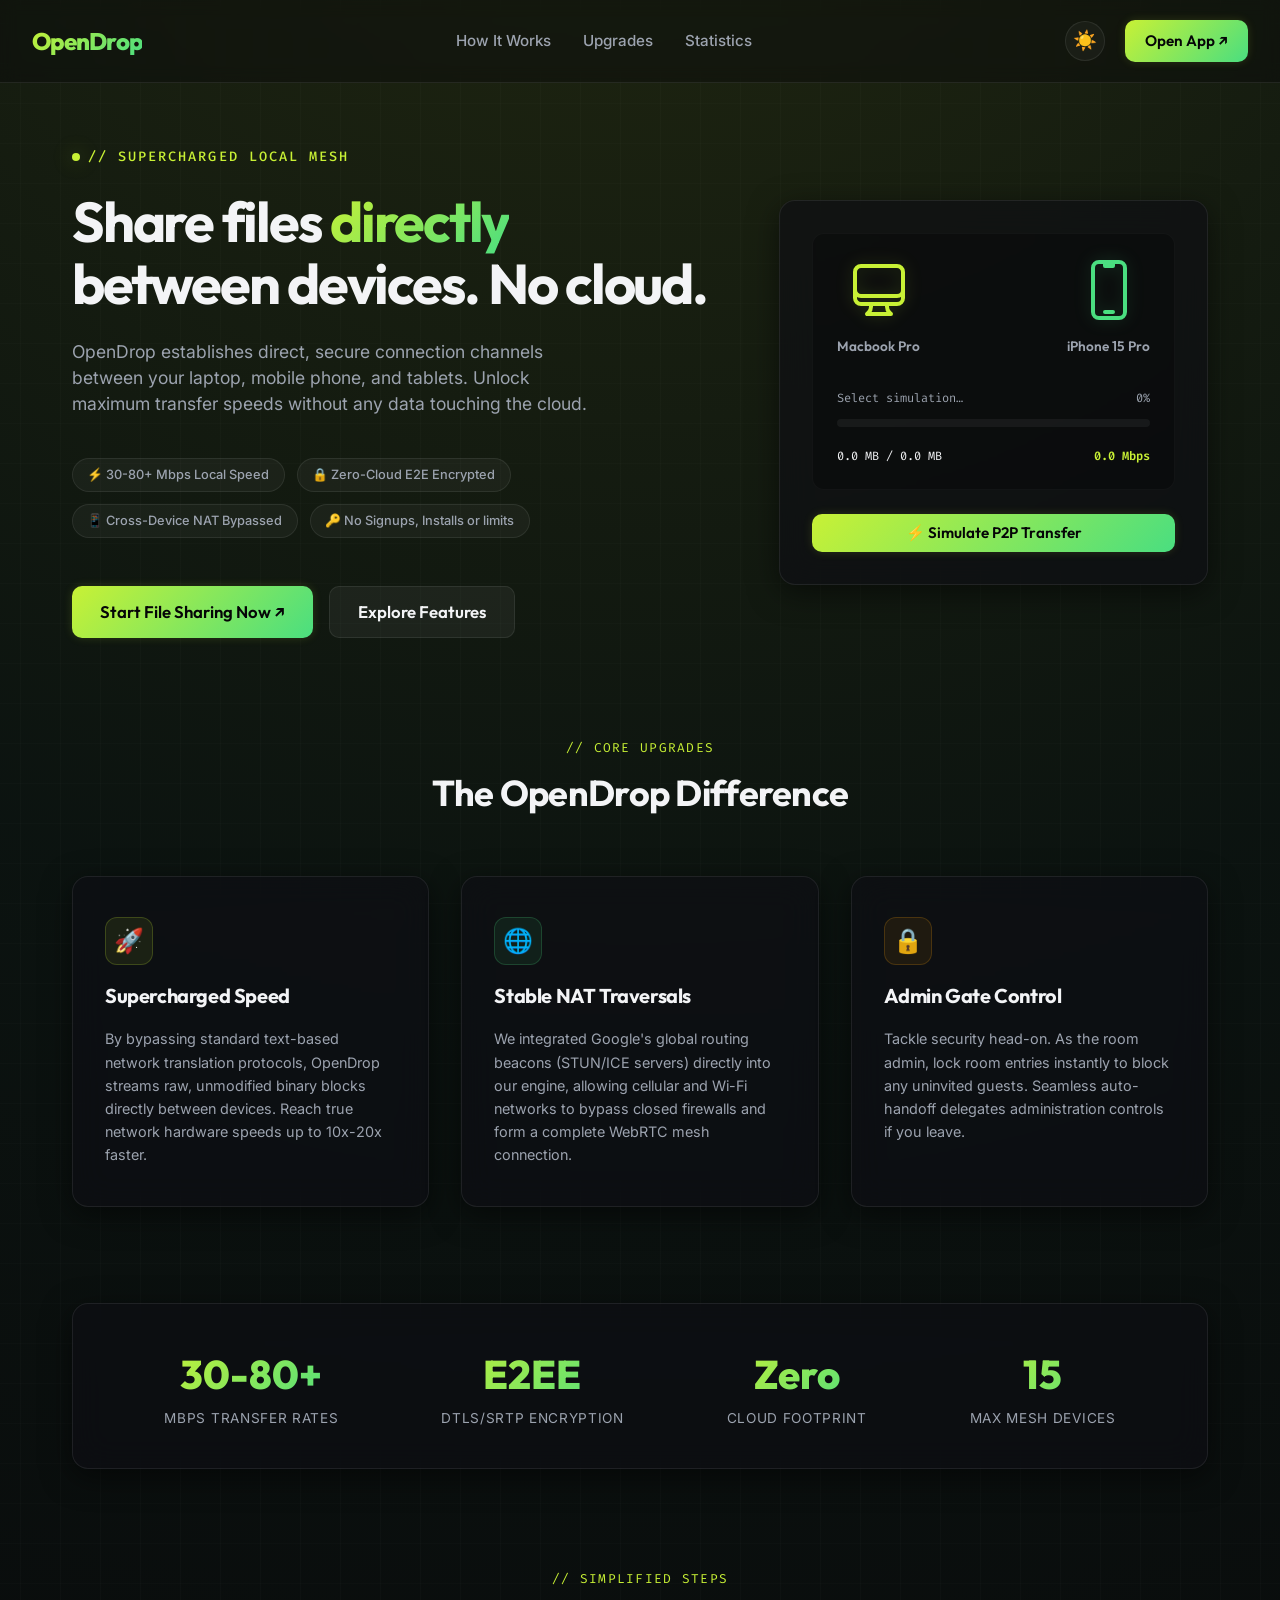
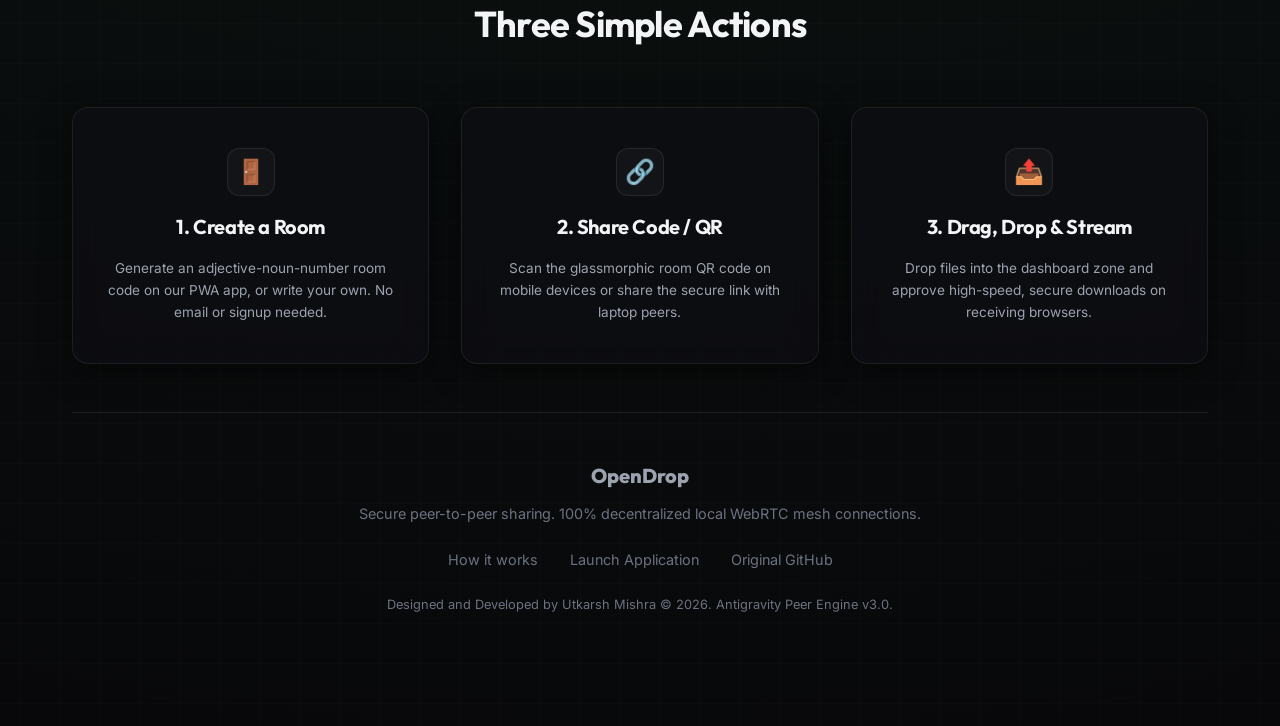
<file: index.html>
<!DOCTYPE html>
<html lang="en">
<head>
  <meta charset="UTF-8">
  <meta name="viewport" content="width=device-width, initial-scale=1.0">
  <meta name="theme-color" content="#08080a">
  <meta name="description" content="OpenDrop — Supercharged, ultra-fast peer-to-peer file transfer. No cloud, no limits, no installs. Complete privacy and local speeds.">
  
  <title>OpenDrop — Next-Gen P2P File Sharing</title>
  
  <link rel="manifest" href="manifest.json">
  <link rel="icon" type="image/svg+xml" href="assets/favicon.svg">
  
  <link rel="stylesheet" href="css/styles.css">
</head>
<body>

  <!-- Navbar -->
  <header class="navbar">
    <a href="index.html" class="nav-brand">
      <span>OpenDrop</span>
    </a>
    <nav class="nav-links">
      <a href="#how" class="nav-link">How It Works</a>
      <a href="#features" class="nav-link">Upgrades</a>
      <a href="#stats" class="nav-link">Statistics</a>
    </nav>
    <div class="nav-actions">
      <button class="theme-toggle" id="theme-toggle" title="Toggle Light/Dark Theme">🌙</button>
      <a href="app.html" class="btn accent">Open App ↗</a>
    </div>
  </header>

  <!-- Landing Container -->
  <main class="landing-container">
    
    <!-- Hero Section -->
    <section class="hero-sec">
      <div class="hero-left">
        <div class="hero-tag">// Supercharged local mesh</div>
        <h1 class="hero-title">Share files <span>directly</span> between devices. No cloud.</h1>
        <p class="hero-subtitle">OpenDrop establishes direct, secure connection channels between your laptop, mobile phone, and tablets. Unlock maximum transfer speeds without any data touching the cloud.</p>
        
        <div class="hero-pills">
          <span class="pill">⚡ 30-80+ Mbps Local Speed</span>
          <span class="pill">🔒 Zero-Cloud E2E Encrypted</span>
          <span class="pill">📱 Cross-Device NAT Bypassed</span>
          <span class="pill">🔑 No Signups, Installs or limits</span>
        </div>

        <div style="margin-top: 1.5rem; display: flex; gap: 1rem;">
          <a href="app.html" class="btn accent" style="padding: 0.8rem 1.75rem; font-size: 1.05rem;">Start File Sharing Now ↗</a>
          <a href="#how" class="btn" style="padding: 0.8rem 1.75rem; font-size: 1.05rem;">Explore Features</a>
        </div>
      </div>

      <!-- Interactive WebRTC Mock Simulator Card -->
      <div class="glass-panel sim-card" id="simulator-card">
        <div class="sim-screen">
          <div class="sim-devices">
            <!-- Sender Laptop -->
            <div class="sim-device laptop">
              <svg xmlns="http://www.w3.org/2000/svg" fill="none" viewBox="0 0 24 24" stroke="currentColor" stroke-width="1.5">
                <path stroke-linecap="round" stroke-linejoin="round" d="M9 17.25v1.007a3 3 0 01-.879 2.122L7.5 21h9l-.621-.621A3 3 0 0115 18.257V17.25m6-12V15a2.25 2.25 0 01-2.25 2.25H5.25A2.25 2.25 0 013 15V5.25m18 0A2.25 2.25 0 0018.75 3H5.25A2.25 2.25 0 003 5.25m18 0V12a2.25 2.25 0 01-2.25 2.25H5.25A2.25 2.25 0 013 12V5.25" />
              </svg>
              <p>Macbook Pro</p>
            </div>

            <!-- Connection Path -->
            <div class="sim-connection-path"></div>
            <div class="sim-particle" id="sim-particle"></div>

            <!-- Receiver Phone -->
            <div class="sim-device phone">
              <svg xmlns="http://www.w3.org/2000/svg" fill="none" viewBox="0 0 24 24" stroke="currentColor" stroke-width="1.5">
                <path stroke-linecap="round" stroke-linejoin="round" d="M10.5 1.5H8.25A2.25 2.25 0 006 3.75v16.5a2.25 2.25 0 002.25 2.25h7.5A2.25 2.25 0 0018 20.25V3.75a2.25 2.25 0 00-2.25-2.25H13.5m-3 0V3h3V1.5m-3 0h3m-3 18.75h3" />
              </svg>
              <p>iPhone 15 Pro</p>
            </div>
          </div>

          <!-- Progress Block -->
          <div class="sim-progress-block">
            <div class="sim-meta">
              <span id="sim-filename">Select simulation…</span>
              <span id="sim-percentage">0%</span>
            </div>
            <div class="sim-progress-track">
              <div class="sim-progress-fill" id="sim-progress-fill"></div>
            </div>
            <div class="sim-stats">
              <span id="sim-transferred">0.0 MB / 0.0 MB</span>
              <span class="sim-speed" id="sim-speed">0.0 Mbps</span>
            </div>
          </div>
        </div>

        <button class="btn accent" id="sim-btn" style="width: 100%; margin-top: 1.5rem; justify-content: center;">
          ⚡ Simulate P2P Transfer
        </button>
      </div>
    </section>

    <!-- Upgrades Section -->
    <section class="features-sec" id="features">
      <div class="section-hdr">
        <span class="section-tag">// Core Upgrades</span>
        <h2 class="section-h">The OpenDrop Difference</h2>
      </div>

      <div class="features-grid">
        <!-- Speed -->
        <div class="glass-panel feature-card">
          <div class="f-icon">🚀</div>
          <h3 class="f-title">Supercharged Speed</h3>
          <p class="f-desc">By bypassing standard text-based network translation protocols, OpenDrop streams raw, unmodified binary blocks directly between devices. Reach true network hardware speeds up to 10x-20x faster.</p>
        </div>

        <!-- Stable Connections -->
        <div class="glass-panel feature-card">
          <div class="f-icon">🌐</div>
          <h3 class="f-title">Stable NAT Traversals</h3>
          <p class="f-desc">We integrated Google's global routing beacons (STUN/ICE servers) directly into our engine, allowing cellular and Wi-Fi networks to bypass closed firewalls and form a complete WebRTC mesh connection.</p>
        </div>

        <!-- Room Security -->
        <div class="glass-panel feature-card">
          <div class="f-icon">🔒</div>
          <h3 class="f-title">Admin Gate Control</h3>
          <p class="f-desc">Tackle security head-on. As the room admin, lock room entries instantly to block any uninvited guests. Seamless auto-handoff delegates administration controls if you leave.</p>
        </div>
      </div>
    </section>

    <!-- Stats Bar -->
    <section class="glass-panel stats-bar" id="stats">
      <div class="stat-item">
        <div class="stat-v">30-80+</div>
        <div class="stat-l">Mbps transfer rates</div>
      </div>
      <div class="stat-item">
        <div class="stat-v">E2EE</div>
        <div class="stat-l">DTLS/SRTP Encryption</div>
      </div>
      <div class="stat-item">
        <div class="stat-v">Zero</div>
        <div class="stat-l">Cloud footprint</div>
      </div>
      <div class="stat-item">
        <div class="stat-v">15</div>
        <div class="stat-l">Max mesh devices</div>
      </div>
    </section>

    <!-- How It Works Section -->
    <section class="features-sec" id="how" style="margin-bottom: 3rem;">
      <div class="section-hdr">
        <span class="section-tag">// Simplified Steps</span>
        <h2 class="section-h">Three Simple Actions</h2>
      </div>

      <div class="features-grid">
        <div class="glass-panel feature-card" style="text-align: center; align-items: center;">
          <div class="f-icon" style="background: rgba(255,255,255,0.03); border-color: var(--border-glass); color: #fff;">🚪</div>
          <h3 class="f-title">1. Create a Room</h3>
          <p class="f-desc" style="font-size: 0.85rem;">Generate an adjective-noun-number room code on our PWA app, or write your own. No email or signup needed.</p>
        </div>
        <div class="glass-panel feature-card" style="text-align: center; align-items: center;">
          <div class="f-icon" style="background: rgba(255,255,255,0.03); border-color: var(--border-glass); color: #fff;">🔗</div>
          <h3 class="f-title">2. Share Code / QR</h3>
          <p class="f-desc" style="font-size: 0.85rem;">Scan the glassmorphic room QR code on mobile devices or share the secure link with laptop peers.</p>
        </div>
        <div class="glass-panel feature-card" style="text-align: center; align-items: center;">
          <div class="f-icon" style="background: rgba(255,255,255,0.03); border-color: var(--border-glass); color: #fff;">📤</div>
          <h3 class="f-title">3. Drag, Drop & Stream</h3>
          <p class="f-desc" style="font-size: 0.85rem;">Drop files into the dashboard zone and approve high-speed, secure downloads on receiving browsers.</p>
        </div>
      </div>
    </section>

    <!-- Footer -->
    <footer class="footer">
      <div class="footer-logo">OpenDrop</div>
      <p>Secure peer-to-peer sharing. 100% decentralized local WebRTC mesh connections.</p>
      <div class="footer-nav">
        <a href="#how">How it works</a>
        <a href="app.html">Launch Application</a>
        <a href="https://github.com/Utkarsh7106/opendrop" target="_blank">Original GitHub</a>
      </div>
      <p style="margin-top: 1rem; font-size: 0.8rem;">Designed and Developed by Utkarsh Mishra &copy; 2026. Antigravity Peer Engine v3.0.</p>
    </footer>

  </main>

  <script>
    // Theme toggle
    const themeBtn = document.getElementById('theme-toggle');
    themeBtn.onclick = () => {
      const current = document.documentElement.getAttribute('data-theme') || 'dark';
      const next = current === 'dark' ? 'light' : 'dark';
      document.documentElement.setAttribute('data-theme', next);
      localStorage.setItem('od_premium_theme', next);
      themeBtn.textContent = next === 'dark' ? '☀️' : '🌙';
    };
    
    // Auto sync theme on load
    const savedTheme = localStorage.getItem('od_premium_theme') || 'dark';
    document.documentElement.setAttribute('data-theme', savedTheme);
    themeBtn.textContent = savedTheme === 'dark' ? '☀️' : '🌙';

    // Interactive WebRTC Simulator
    const simBtn = document.getElementById('sim-btn');
    const particle = document.getElementById('sim-particle');
    const fill = document.getElementById('sim-progress-fill');
    const simFilename = document.getElementById('sim-filename');
    const simPercentage = document.getElementById('sim-percentage');
    const simTransferred = document.getElementById('sim-transferred');
    const simSpeed = document.getElementById('sim-speed');

    let simulating = false;

    simBtn.onclick = () => {
      if (simulating) return;
      simulating = true;
      simBtn.disabled = true;
      simBtn.textContent = 'Streaming data…';

      simFilename.textContent = 'vacation_movie_4K.mp4';
      particle.classList.add('active');

      const totalSize = 250 * 1024 * 1024; // 250 MB
      let sent = 0;
      const startTime = Date.now();

      const runInterval = setInterval(() => {
        // Increment sent bytes dynamically targeting local speed ranges (e.g. 5.5 MB per tick)
        const speedMBs = 40 + Math.random() * 20; // 40-60 MB/s
        sent += speedMBs * 1024 * 1024 * 0.1; // 100ms ticks

        if (sent >= totalSize) {
          sent = totalSize;
          clearInterval(runInterval);
          particle.classList.remove('active');
          fill.style.width = '100%';
          simPercentage.textContent = '100%';
          simTransferred.textContent = '250.0 MB / 250.0 MB';
          simSpeed.textContent = 'Sent ✓';
          simBtn.textContent = 'Transfer Complete!';
          
          setTimeout(() => {
            simFilename.textContent = 'Select simulation…';
            fill.style.width = '0%';
            simPercentage.textContent = '0%';
            simTransferred.textContent = '0.0 MB / 0.0 MB';
            simSpeed.textContent = '0.0 Mbps';
            simBtn.textContent = '⚡ Simulate P2P Transfer';
            simBtn.disabled = false;
            simulating = false;
          }, 3000);
        } else {
          const pct = Math.round((sent / totalSize) * 100);
          fill.style.width = `${pct}%`;
          simPercentage.textContent = `${pct}%`;
          simTransferred.textContent = `${(sent / (1024 * 1024)).toFixed(1)} MB / 250.0 MB`;
          simSpeed.textContent = `${(speedMBs * 8).toFixed(1)} Mbps`; // convert to bits
        }
      }, 100);
    };
  </script>

</body>
</html>
</file>
<file: css/styles.css>
/* ─── OPENDROP PREMIUM DESIGN SYSTEM ─── */
@import url('https://fonts.googleapis.com/css2?family=Inter:wght@300;400;500;600;700&family=Outfit:wght@400;500;600;700;800&family=Fira+Code:wght@400;500&display=swap');

:root {
  /* Fonts */
  --font-sans: 'Inter', -apple-system, BlinkMacSystemFont, "Segoe UI", Roboto, Helvetica, Arial, sans-serif;
  --font-title: 'Outfit', var(--font-sans);
  --font-mono: 'Fira Code', monospace;

  /* Theme Tokens - Dark Mode (Default) */
  --bg-color: #08080a;
  --bg-grid: rgba(255, 255, 255, 0.015);
  --radial-glow: radial-gradient(circle at 50% -20%, rgba(200, 241, 53, 0.15) 0%, rgba(74, 222, 128, 0.05) 50%, rgba(8, 8, 10, 0) 100%);
  
  --surface-glass: rgba(15, 15, 20, 0.65);
  --surface-solid: #111115;
  --border-glass: rgba(255, 255, 255, 0.08);
  --border-hover: rgba(200, 241, 53, 0.3);
  
  --text-primary: #f3f4f6;
  --text-secondary: #9ca3af;
  --text-muted: #6b7280;
  
  /* Accent Colors */
  --accent-primary: #c8f135;       /* Lime Green */
  --accent-secondary: #4ade80;     /* Electric Green */
  --accent-gradient: linear-gradient(135deg, #c8f135 0%, #4ade80 100%);
  --accent-glow: 0 0 20px rgba(200, 241, 53, 0.35);
  --accent-glow-subtle: 0 0 10px rgba(200, 241, 53, 0.15);
  
  --success: #10b981;              /* Emerald */
  --success-glow: 0 0 15px rgba(16, 185, 129, 0.25);
  --warning: #f59e0b;              /* Amber */
  --destructive: #f43f5e;          /* Rose */
  --destructive-glow: 0 0 15px rgba(244, 63, 94, 0.25);
  
  --shadow-sm: 0 2px 8px rgba(0,0,0,0.4);
  --shadow-md: 0 8px 30px rgba(0,0,0,0.5);
  --shadow-lg: 0 12px 40px rgba(0,0,0,0.7);

  /* Transitions */
  --ease-smooth: cubic-bezier(0.4, 0, 0.2, 1);
  --transition-fast: 0.15s var(--ease-smooth);
  --transition-normal: 0.25s var(--ease-smooth);
  --transition-slow: 0.4s var(--ease-smooth);
}

/* Light Theme Overrides */
[data-theme="light"] {
  --bg-color: #f6f8fa;
  --bg-grid: rgba(0, 0, 0, 0.015);
  --radial-glow: radial-gradient(circle at 50% -20%, rgba(122, 184, 0, 0.08) 0%, rgba(22, 163, 74, 0.03) 50%, rgba(246, 248, 250, 0) 100%);
  
  --surface-glass: rgba(255, 255, 255, 0.7);
  --surface-solid: #ffffff;
  --border-glass: rgba(0, 0, 0, 0.08);
  --border-hover: rgba(122, 184, 0, 0.35);
  
  --text-primary: #0f172a;
  --text-secondary: #475569;
  --text-muted: #94a3b8;
  
  /* Accent Colors */
  --accent-primary: #7ab800;       /* Olive Green */
  --accent-secondary: #16a34a;     /* Forest Green */
  --accent-gradient: linear-gradient(135deg, #7ab800 0%, #16a34a 100%);
  --accent-glow: 0 0 15px rgba(122, 184, 0, 0.2);
  --accent-glow-subtle: 0 0 8px rgba(122, 184, 0, 0.1);
  
  --success: #059669;
  --success-glow: 0 0 10px rgba(5, 150, 105, 0.15);
  --warning: #d97706;
  --destructive: #e11d48;
  --destructive-glow: 0 0 10px rgba(225, 29, 72, 0.15);
  
  --shadow-sm: 0 2px 8px rgba(0,0,0,0.05);
  --shadow-md: 0 8px 30px rgba(0,0,0,0.08);
  --shadow-lg: 0 12px 40px rgba(0,0,0,0.12);
}

/* ─── RESET & BASE ─── */
* {
  box-sizing: border-box;
  margin: 0;
  padding: 0;
  scrollbar-width: thin;
  scrollbar-color: var(--border-glass) transparent;
}

/* Webkit Scrollbars */
::-webkit-scrollbar {
  width: 6px;
  height: 6px;
}
::-webkit-scrollbar-track {
  background: transparent;
}
::-webkit-scrollbar-thumb {
  background-color: var(--border-glass);
  border-radius: 20px;
}
::-webkit-scrollbar-thumb:hover {
  background-color: var(--accent-primary);
}

html {
  scroll-behavior: smooth;
}

body {
  font-family: var(--font-sans);
  background-color: var(--bg-color);
  background-image: 
    linear-gradient(var(--bg-grid) 1px, transparent 1px),
    linear-gradient(90deg, var(--bg-grid) 1px, transparent 1px);
  background-size: 40px 40px;
  background-position: center;
  color: var(--text-primary);
  min-height: 100vh;
  position: relative;
  overflow-x: hidden;
  line-height: 1.5;
}

body::before {
  content: "";
  position: absolute;
  top: 0;
  left: 0;
  right: 0;
  bottom: 0;
  background: var(--radial-glow);
  pointer-events: none;
  z-index: 0;
}

a {
  color: inherit;
  text-decoration: none;
}

/* Typography */
h1, h2, h3, h4 {
  font-family: var(--font-title);
  font-weight: 700;
  letter-spacing: -0.02em;
}

code, .code-font {
  font-family: var(--font-mono);
  font-size: 0.9em;
}

/* ─── GLASSMORPHISM UTILITY ─── */
.glass-panel {
  background: var(--surface-glass);
  backdrop-filter: blur(16px);
  -webkit-backdrop-filter: blur(16px);
  border: 1px solid var(--border-glass);
  border-radius: 16px;
  box-shadow: var(--shadow-md);
  transition: border-color var(--transition-normal), box-shadow var(--transition-normal);
}

.glass-panel:hover {
  border-color: var(--border-hover);
}

/* ─── NAVIGATION ─── */
.navbar {
  position: sticky;
  top: 0;
  z-index: 100;
  padding: 1.25rem 2rem;
  display: flex;
  justify-content: space-between;
  align-items: center;
  background: rgba(8, 8, 10, 0.4);
  backdrop-filter: blur(8px);
  -webkit-backdrop-filter: blur(8px);
  border-bottom: 1px solid var(--border-glass);
  transition: background var(--transition-normal);
}

[data-theme="light"] .navbar {
  background: rgba(246, 248, 250, 0.4);
}

.nav-brand {
  font-family: var(--font-title);
  font-size: 1.5rem;
  font-weight: 800;
  letter-spacing: -0.03em;
  display: flex;
  align-items: center;
  gap: 0.5rem;
}

.nav-brand span {
  background: var(--accent-gradient);
  -webkit-background-clip: text;
  -webkit-text-fill-color: transparent;
}

.nav-links {
  display: flex;
  align-items: center;
  gap: 2rem;
}

.nav-link {
  font-weight: 500;
  font-size: 0.95rem;
  color: var(--text-secondary);
  position: relative;
  transition: color var(--transition-fast);
}

.nav-link:hover {
  color: var(--text-primary);
}

.nav-link::after {
  content: "";
  position: absolute;
  bottom: -4px;
  left: 0;
  width: 0;
  height: 2px;
  background: var(--accent-primary);
  transition: width var(--transition-normal);
}

.nav-link:hover::after {
  width: 100%;
}

.nav-actions {
  display: flex;
  align-items: center;
  gap: 1.25rem;
}

/* ─── BUTTONS ─── */
.btn {
  font-family: var(--font-title);
  font-weight: 600;
  font-size: 0.95rem;
  padding: 0.6rem 1.25rem;
  border-radius: 10px;
  border: 1px solid var(--border-glass);
  background: rgba(255, 255, 255, 0.05);
  color: var(--text-primary);
  cursor: pointer;
  display: inline-flex;
  align-items: center;
  gap: 0.5rem;
  transition: all var(--transition-fast);
}

.btn:hover {
  background: rgba(255, 255, 255, 0.1);
  border-color: var(--border-hover);
  box-shadow: 0 4px 12px rgba(0,0,0,0.15);
  transform: translateY(-1px);
}

.btn:active {
  transform: translateY(0);
}

.btn.accent {
  background: var(--accent-gradient);
  border: none;
  color: #050507;
  box-shadow: var(--accent-glow-subtle);
}

.btn.accent:hover {
  box-shadow: var(--accent-glow);
  filter: brightness(1.1);
  transform: translateY(-1.5px);
}

.btn.destructive {
  background: rgba(244, 63, 94, 0.1);
  border-color: rgba(244, 63, 94, 0.3);
  color: var(--destructive);
}

.btn.destructive:hover {
  background: var(--destructive);
  color: #fff;
  border-color: var(--destructive);
  box-shadow: var(--destructive-glow);
}

.theme-toggle {
  width: 40px;
  height: 40px;
  border-radius: 50%;
  border: 1px solid var(--border-glass);
  background: rgba(255, 255, 255, 0.04);
  color: var(--text-primary);
  font-size: 1.2rem;
  cursor: pointer;
  display: flex;
  justify-content: center;
  align-items: center;
  transition: all var(--transition-fast);
}

.theme-toggle:hover {
  background: rgba(255, 255, 255, 0.08);
  border-color: var(--accent-primary);
  box-shadow: var(--accent-glow-subtle);
}

/* ─── LANDING PAGE LAYOUT ─── */
.landing-container {
  max-width: 1200px;
  margin: 0 auto;
  padding: 4rem 2rem;
  position: relative;
  z-index: 1;
}

/* Hero Section */
.hero-sec {
  display: grid;
  grid-template-columns: 1.2fr 0.8fr;
  gap: 4rem;
  align-items: center;
  margin-bottom: 6rem;
}

.hero-left {
  display: flex;
  flex-direction: column;
  gap: 1.5rem;
}

.hero-tag {
  font-family: var(--font-mono);
  font-size: 0.85rem;
  font-weight: 500;
  text-transform: uppercase;
  letter-spacing: 0.15em;
  color: var(--accent-primary);
  display: flex;
  align-items: center;
  gap: 0.5rem;
}

.hero-tag::before {
  content: "";
  display: inline-block;
  width: 8px;
  height: 8px;
  background: var(--accent-primary);
  border-radius: 50%;
  box-shadow: var(--accent-glow);
}

.hero-title {
  font-size: 3.5rem;
  line-height: 1.1;
  letter-spacing: -0.04em;
}

.hero-title span {
  background: var(--accent-gradient);
  -webkit-background-clip: text;
  -webkit-text-fill-color: transparent;
}

.hero-subtitle {
  font-size: 1.1rem;
  color: var(--text-secondary);
  max-width: 520px;
}

.hero-pills {
  display: flex;
  flex-wrap: wrap;
  gap: 0.75rem;
  margin-top: 1rem;
}

.pill {
  font-size: 0.8rem;
  font-weight: 500;
  padding: 0.4rem 0.9rem;
  border-radius: 20px;
  background: rgba(255, 255, 255, 0.04);
  border: 1px solid var(--border-glass);
  color: var(--text-secondary);
  display: flex;
  align-items: center;
  gap: 0.4rem;
}

/* Interactive Simulator */
.sim-card {
  padding: 2rem;
  position: relative;
  overflow: hidden;
}

.sim-screen {
  background: rgba(0,0,0,0.25);
  border-radius: 12px;
  padding: 1.5rem;
  border: 1px solid rgba(255,255,255,0.03);
}

.sim-devices {
  display: flex;
  justify-content: space-between;
  align-items: center;
  margin-bottom: 2rem;
  position: relative;
}

.sim-device {
  text-align: center;
  position: relative;
  z-index: 2;
}

.sim-device svg {
  width: 64px;
  height: 64px;
  color: var(--accent-primary);
  filter: drop-shadow(0 0 8px rgba(200, 241, 53, 0.2));
}

.sim-device.phone svg {
  color: var(--accent-secondary);
  filter: drop-shadow(0 0 8px rgba(74, 222, 128, 0.2));
}

.sim-device p {
  font-family: var(--font-title);
  font-weight: 600;
  font-size: 0.85rem;
  margin-top: 0.5rem;
  color: var(--text-secondary);
}

.sim-connection-path {
  position: absolute;
  top: 32px;
  left: 64px;
  right: 64px;
  height: 2px;
  background: dashed var(--border-glass);
  z-index: 1;
}

.sim-particle {
  position: absolute;
  top: 24px;
  left: 20%;
  width: 16px;
  height: 16px;
  background: var(--accent-primary);
  border-radius: 50%;
  box-shadow: var(--accent-glow);
  opacity: 0;
  z-index: 10;
}

@keyframes flow {
  0% {
    left: 20%;
    opacity: 0;
    transform: scale(0.6);
  }
  10% {
    opacity: 1;
    transform: scale(1);
  }
  90% {
    opacity: 1;
    transform: scale(1);
  }
  100% {
    left: 80%;
    opacity: 0;
    transform: scale(0.6);
  }
}

.sim-particle.active {
  animation: flow 2s linear infinite;
}

.sim-progress-block {
  display: flex;
  flex-direction: column;
  gap: 0.75rem;
}

.sim-meta {
  display: flex;
  justify-content: space-between;
  font-family: var(--font-mono);
  font-size: 0.75rem;
  color: var(--text-secondary);
}

.sim-progress-track {
  height: 8px;
  background: rgba(255,255,255,0.05);
  border-radius: 4px;
  overflow: hidden;
}

.sim-progress-fill {
  width: 0%;
  height: 100%;
  background: var(--accent-gradient);
  border-radius: 4px;
  transition: width 0.1s linear;
}

.sim-stats {
  display: flex;
  justify-content: space-between;
  font-family: var(--font-mono);
  font-size: 0.75rem;
  margin-top: 0.5rem;
}

.sim-speed {
  color: var(--accent-primary);
  font-weight: 600;
}

/* Feature Grid */
.features-sec {
  margin-bottom: 6rem;
}

.section-hdr {
  text-align: center;
  margin-bottom: 3.5rem;
}

.section-tag {
  font-family: var(--font-mono);
  font-size: 0.8rem;
  color: var(--accent-primary);
  text-transform: uppercase;
  letter-spacing: 0.1em;
}

.section-h {
  font-size: 2.25rem;
  margin-top: 0.5rem;
}

.features-grid {
  display: grid;
  grid-template-columns: repeat(3, 1fr);
  gap: 2rem;
}

.feature-card {
  padding: 2.5rem 2rem;
  display: flex;
  flex-direction: column;
  gap: 1rem;
}

.f-icon {
  width: 48px;
  height: 48px;
  border-radius: 12px;
  background: rgba(200, 241, 53, 0.08);
  border: 1px solid rgba(200, 241, 53, 0.2);
  color: var(--accent-primary);
  display: flex;
  justify-content: center;
  align-items: center;
  font-size: 1.5rem;
}

.feature-card:nth-child(2) .f-icon {
  background: rgba(74, 222, 128, 0.08);
  border: 1px solid rgba(74, 222, 128, 0.2);
  color: var(--accent-secondary);
}

.feature-card:nth-child(3) .f-icon {
  background: rgba(245, 158, 11, 0.08);
  border: 1px solid rgba(245, 158, 11, 0.2);
  color: var(--warning);
}

.f-title {
  font-size: 1.25rem;
  font-family: var(--font-title);
  font-weight: 700;
}

.f-desc {
  color: var(--text-secondary);
  font-size: 0.9rem;
  line-height: 1.6;
}

/* Stats Section */
.stats-bar {
  padding: 2.5rem;
  display: flex;
  justify-content: space-around;
  text-align: center;
  margin-bottom: 6rem;
}

.stat-v {
  font-family: var(--font-title);
  font-size: 2.5rem;
  font-weight: 800;
  background: var(--accent-gradient);
  -webkit-background-clip: text;
  -webkit-text-fill-color: transparent;
}

.stat-l {
  font-size: 0.85rem;
  color: var(--text-secondary);
  margin-top: 0.25rem;
  text-transform: uppercase;
  letter-spacing: 0.05em;
}

/* Footer */
.footer {
  border-top: 1px solid var(--border-glass);
  padding: 3rem 0;
  text-align: center;
  color: var(--text-muted);
  font-size: 0.9rem;
}

.footer-logo {
  font-family: var(--font-title);
  font-weight: 800;
  font-size: 1.25rem;
  color: var(--text-secondary);
  margin-bottom: 0.75rem;
}

.footer-logo span {
  color: var(--accent-primary);
}

.footer-nav {
  display: flex;
  justify-content: center;
  gap: 2rem;
  margin: 1.5rem 0;
}

.footer-nav a:hover {
  color: var(--text-secondary);
}

/* ─── FILE EXCHANGE DASHBOARD LAYOUT ─── */
.app-container {
  max-width: 1000px;
  margin: 2rem auto;
  padding: 0 2rem;
  display: flex;
  flex-direction: column;
  gap: 1.5rem;
  position: relative;
  z-index: 1;
}

.encryption-banner {
  display: flex;
  align-items: center;
  gap: 0.75rem;
  padding: 0.8rem 1.25rem;
  border-radius: 12px;
  background: rgba(16, 185, 129, 0.04);
  border: 1px solid rgba(16, 185, 129, 0.15);
  font-size: 0.85rem;
  color: var(--success);
}

.encryption-banner svg {
  width: 16px;
  height: 16px;
}

/* Step 1: Entrance */
.entrance-card {
  padding: 3rem 2.5rem;
  max-width: 520px;
  margin: 4rem auto;
  display: flex;
  flex-direction: column;
  gap: 2rem;
}

.entrance-hdr {
  text-align: center;
}

.entrance-logo {
  font-size: 2.25rem;
  font-weight: 800;
  letter-spacing: -0.03em;
  margin-bottom: 0.5rem;
}

.entrance-logo span {
  background: var(--accent-gradient);
  -webkit-background-clip: text;
  -webkit-text-fill-color: transparent;
}

.entrance-desc {
  font-size: 0.9rem;
  color: var(--text-secondary);
}

.entrance-form {
  display: flex;
  flex-direction: column;
  gap: 1.25rem;
}

.input-grp {
  display: flex;
  flex-direction: column;
  gap: 0.5rem;
}

.input-grp label {
  font-family: var(--font-title);
  font-weight: 600;
  font-size: 0.85rem;
  color: var(--text-secondary);
}

.form-input {
  background: rgba(255, 255, 255, 0.03);
  border: 1px solid var(--border-glass);
  border-radius: 10px;
  padding: 0.75rem 1rem;
  color: var(--text-primary);
  font-size: 0.95rem;
  font-family: inherit;
  transition: all var(--transition-fast);
}

.form-input:focus {
  outline: none;
  background: rgba(255, 255, 255, 0.05);
  border-color: var(--accent-primary);
  box-shadow: var(--accent-glow-subtle);
}

.room-input-row {
  display: grid;
  grid-template-columns: 1fr auto;
  gap: 0.75rem;
}

/* Saved Rooms */
.saved-rooms {
  display: flex;
  flex-direction: column;
  gap: 0.5rem;
}

.saved-rooms h4 {
  font-size: 0.8rem;
  text-transform: uppercase;
  letter-spacing: 0.05em;
  color: var(--text-muted);
}

.saved-room-list {
  display: flex;
  flex-wrap: wrap;
  gap: 0.5rem;
}

.saved-room-chip {
  padding: 0.4rem 0.8rem;
  border-radius: 8px;
  background: rgba(255, 255, 255, 0.03);
  border: 1px solid var(--border-glass);
  font-size: 0.8rem;
  color: var(--text-secondary);
  cursor: pointer;
  transition: all var(--transition-fast);
}

.saved-room-chip:hover {
  background: rgba(45, 212, 191, 0.05);
  border-color: var(--accent-primary);
  color: var(--accent-primary);
}

/* Step 2: Room View */
.room-layout {
  display: grid;
  grid-template-columns: 340px 1fr;
  gap: 1.5rem;
  align-items: start;
}

.room-sidebar {
  display: flex;
  flex-direction: column;
  gap: 1.5rem;
}

.room-main {
  display: flex;
  flex-direction: column;
  gap: 1.5rem;
}

/* Sidebar Details */
.room-info-card {
  padding: 1.5rem;
  display: flex;
  flex-direction: column;
  gap: 1.25rem;
}

.room-code-display {
  display: flex;
  flex-direction: column;
  gap: 0.5rem;
}

.code-title {
  font-family: var(--font-mono);
  font-size: 0.75rem;
  color: var(--text-muted);
  text-transform: uppercase;
}

.code-badge {
  padding: 0.75rem 1rem;
  background: rgba(0,0,0,0.15);
  border-radius: 8px;
  border: 1px solid var(--border-glass);
  font-family: var(--font-mono);
  font-weight: 600;
  font-size: 1.1rem;
  color: var(--accent-primary);
  text-align: center;
  cursor: pointer;
  position: relative;
  transition: all var(--transition-fast);
}

.code-badge:hover {
  background: rgba(45, 212, 191, 0.05);
  border-color: var(--accent-primary);
}

.code-badge::after {
  content: "Click to Copy";
  position: absolute;
  bottom: -22px;
  left: 50%;
  transform: translateX(-50%);
  font-size: 0.65rem;
  font-family: var(--font-sans);
  color: var(--text-muted);
  opacity: 0;
  transition: opacity var(--transition-fast);
}

.code-badge:hover::after {
  opacity: 1;
}

.status-indicator {
  display: flex;
  align-items: center;
  gap: 0.75rem;
  padding: 0.6rem 0.9rem;
  border-radius: 8px;
  background: rgba(255,255,255,0.02);
  border: 1px solid var(--border-glass);
}

.status-pulse {
  width: 10px;
  height: 10px;
  border-radius: 50%;
  background: var(--accent-primary);
  box-shadow: var(--accent-glow-subtle);
  position: relative;
}

.status-pulse::after {
  content: "";
  position: absolute;
  top: -3px;
  left: -3px;
  right: -3px;
  bottom: -3px;
  border-radius: 50%;
  border: 2px solid var(--accent-primary);
  opacity: 0.4;
  animation: pulse 1.8s infinite var(--ease-smooth);
}

@keyframes pulse {
  0% {
    transform: scale(0.8);
    opacity: 0.6;
  }
  100% {
    transform: scale(2);
    opacity: 0;
  }
}

.status-indicator.connecting .status-pulse {
  background: var(--warning);
}
.status-indicator.connecting .status-pulse::after {
  border-color: var(--warning);
}

.status-indicator.disconnected .status-pulse {
  background: var(--destructive);
  box-shadow: none;
}
.status-indicator.disconnected .status-pulse::after {
  display: none;
}

.status-lbl {
  font-family: var(--font-mono);
  font-size: 0.8rem;
  color: var(--text-secondary);
}

/* Peer Mesh Visualizer */
.mesh-card {
  padding: 1.5rem;
  display: flex;
  flex-direction: column;
  gap: 1rem;
}

.mesh-hdr {
  display: flex;
  justify-content: space-between;
  align-items: center;
}

.mesh-hdr h3 {
  font-size: 1rem;
  font-family: var(--font-title);
  color: var(--text-primary);
}

.mesh-count {
  font-family: var(--font-mono);
  font-size: 0.75rem;
  padding: 0.2rem 0.5rem;
  border-radius: 12px;
  background: rgba(255,255,255,0.05);
  border: 1px solid var(--border-glass);
}

.mesh-canvas-container {
  position: relative;
  width: 100%;
  height: 180px;
  background: rgba(0,0,0,0.15);
  border-radius: 10px;
  overflow: hidden;
  border: 1px solid rgba(255,255,255,0.02);
}

.mesh-canvas {
  width: 100%;
  height: 100%;
  display: block;
}

/* Admin panel */
.admin-card {
  padding: 1.5rem;
  display: flex;
  flex-direction: column;
  gap: 1.25rem;
}

.admin-header {
  display: flex;
  justify-content: space-between;
  align-items: center;
  border-bottom: 1px solid var(--border-glass);
  padding-bottom: 0.5rem;
}

.admin-header h3 {
  font-size: 1rem;
  color: var(--text-primary);
}

.admin-badge {
  font-family: var(--font-mono);
  font-size: 0.7rem;
  font-weight: 600;
  padding: 0.2rem 0.6rem;
  border-radius: 20px;
  background: rgba(45, 212, 191, 0.1);
  border: 1px solid rgba(45, 212, 191, 0.25);
  color: var(--accent-primary);
}

.admin-row {
  display: flex;
  flex-direction: column;
  gap: 0.5rem;
}

.admin-row label {
  font-size: 0.8rem;
  font-weight: 500;
  color: var(--text-secondary);
}

.admin-toggle-btn {
  display: flex;
  justify-content: space-between;
  align-items: center;
  background: rgba(255,255,255,0.02);
  border: 1px solid var(--border-glass);
  border-radius: 10px;
  padding: 0.6rem 0.9rem;
  cursor: pointer;
  transition: all var(--transition-fast);
}

.admin-toggle-btn:hover {
  border-color: var(--border-hover);
}

.admin-toggle-indicator {
  width: 42px;
  height: 24px;
  border-radius: 12px;
  background: rgba(255,255,255,0.1);
  position: relative;
  transition: background var(--transition-normal);
}

.admin-toggle-indicator::after {
  content: "";
  position: absolute;
  top: 3px;
  left: 3px;
  width: 18px;
  height: 18px;
  border-radius: 50%;
  background: #fff;
  transition: left var(--transition-normal);
}

.admin-toggle-btn.active .admin-toggle-indicator {
  background: var(--accent-primary);
}

.admin-toggle-btn.active .admin-toggle-indicator::after {
  left: 21px;
}

/* Configurable settings panel */
.config-card {
  padding: 1.5rem;
  display: flex;
  flex-direction: column;
  gap: 1.25rem;
}

.config-toggle {
  display: flex;
  justify-content: space-between;
  align-items: center;
  cursor: pointer;
  font-size: 0.9rem;
  font-weight: 600;
  color: var(--text-secondary);
}

.config-body {
  display: none;
  flex-direction: column;
  gap: 1rem;
  margin-top: 0.5rem;
}

.config-body.open {
  display: flex;
}

.config-grid {
  display: grid;
  grid-template-columns: 1fr 1fr;
  gap: 0.75rem;
}

/* Dropzone & Drag-over states */
.dropzone-card {
  padding: 2.5rem;
  text-align: center;
  border: 2px dashed var(--border-glass);
  border-radius: 16px;
  background: rgba(255,255,255,0.01);
  cursor: pointer;
  position: relative;
  overflow: hidden;
  display: flex;
  flex-direction: column;
  justify-content: center;
  align-items: center;
  gap: 0.75rem;
  transition: all var(--transition-normal);
}

.dropzone-card:hover {
  border-color: var(--accent-primary);
  background: rgba(45, 212, 191, 0.015);
}

.dropzone-card.drag-over {
  border-color: var(--accent-primary);
  background: rgba(45, 212, 191, 0.05);
  box-shadow: var(--accent-glow-subtle);
  transform: scale(0.99);
}

.dropzone-icon {
  font-size: 2.5rem;
  color: var(--text-muted);
  transition: color var(--transition-normal), transform var(--transition-normal);
}

.dropzone-card:hover .dropzone-icon, 
.dropzone-card.drag-over .dropzone-icon {
  color: var(--accent-primary);
  transform: translateY(-4px);
}

.dropzone-card.drag-over .dropzone-icon {
  animation: bounce 0.6s infinite alternate;
}

@keyframes bounce {
  to { transform: translateY(-8px); }
}

.dropzone-title {
  font-family: var(--font-title);
  font-weight: 700;
  font-size: 1.1rem;
}

.dropzone-desc {
  font-size: 0.8rem;
  color: var(--text-muted);
}

.hidden-file-input {
  position: absolute;
  top: 0;
  left: 0;
  width: 100%;
  height: 100%;
  opacity: 0;
  cursor: pointer;
}

/* Tabs switcher */
.tabs-header {
  display: flex;
  gap: 0.5rem;
  border-bottom: 1px solid var(--border-glass);
  margin-bottom: 0.5rem;
}

.tab-trigger {
  padding: 0.6rem 1.25rem;
  background: transparent;
  border: none;
  border-bottom: 2px solid transparent;
  font-family: var(--font-title);
  font-weight: 600;
  font-size: 0.95rem;
  color: var(--text-secondary);
  cursor: pointer;
  transition: all var(--transition-fast);
}

.tab-trigger:hover {
  color: var(--text-primary);
}

.tab-trigger.active {
  color: var(--accent-primary);
  border-bottom-color: var(--accent-primary);
}

.tab-pane {
  display: none;
}

.tab-pane.active {
  display: block;
}

/* TextInput Styles */
.text-pane-content {
  display: flex;
  flex-direction: column;
  gap: 1rem;
}

.textarea-box {
  min-height: 140px;
  resize: vertical;
  background: rgba(0,0,0,0.15);
}

.text-actions-bar {
  display: flex;
  justify-content: flex-end;
  gap: 0.75rem;
}

/* Previews list before sending */
.preview-list {
  display: flex;
  flex-direction: column;
  gap: 0.75rem;
  margin-top: 1rem;
}

.preview-item {
  padding: 0.75rem 1rem;
  border-radius: 12px;
  background: rgba(255,255,255,0.02);
  border: 1px solid var(--border-glass);
  display: flex;
  align-items: center;
  justify-content: space-between;
  gap: 1rem;
}

.preview-info {
  display: flex;
  align-items: center;
  gap: 0.75rem;
  min-width: 0;
}

.preview-type-icon {
  font-size: 1.5rem;
}

.preview-details {
  display: flex;
  flex-direction: column;
  min-width: 0;
}

.preview-name {
  font-weight: 600;
  font-size: 0.9rem;
  white-space: nowrap;
  overflow: hidden;
  text-overflow: ellipsis;
}

.preview-size {
  font-family: var(--font-mono);
  font-size: 0.75rem;
  color: var(--text-muted);
}

.preview-remove {
  font-size: 1.1rem;
  color: var(--text-muted);
  cursor: pointer;
  background: none;
  border: none;
  transition: color var(--transition-fast);
}

.preview-remove:hover {
  color: var(--destructive);
}

.preview-send-btn {
  margin-top: 1rem;
  align-self: flex-end;
}

/* Activity logs and Transfer cards */
.activity-card {
  padding: 1.5rem;
  display: flex;
  flex-direction: column;
  gap: 1rem;
}

.activity-hdr {
  display: flex;
  justify-content: space-between;
  align-items: center;
}

.activity-hdr h3 {
  font-size: 1rem;
  font-family: var(--font-title);
  color: var(--text-primary);
}

.activity-clear {
  font-family: var(--font-mono);
  font-size: 0.75rem;
  background: none;
  border: none;
  color: var(--text-muted);
  cursor: pointer;
  transition: color var(--transition-fast);
}

.activity-clear:hover {
  color: var(--destructive);
}

.activity-list {
  display: flex;
  flex-direction: column;
  gap: 1rem;
}

.activity-empty {
  text-align: center;
  padding: 2.5rem;
  color: var(--text-muted);
  font-size: 0.9rem;
  font-style: italic;
  border: 1px dashed var(--border-glass);
  border-radius: 12px;
}

.transfer-card {
  padding: 1rem;
  border-radius: 12px;
  background: rgba(255,255,255,0.02);
  border: 1px solid var(--border-glass);
  display: flex;
  flex-direction: column;
  gap: 0.75rem;
  position: relative;
  overflow: hidden;
  transition: all var(--transition-fast);
}

.transfer-card::before {
  content: "";
  position: absolute;
  left: 0;
  top: 0;
  bottom: 0;
  width: 4px;
  background: var(--border-glass);
}

.transfer-card.outgoing::before {
  background: var(--accent-primary);
}

.transfer-card.incoming::before {
  background: var(--accent-secondary);
}

.transfer-card.completed::before {
  background: var(--success);
}

.transfer-card.cancelled::before,
.transfer-card.failed::before {
  background: var(--destructive);
}

.transfer-meta {
  display: flex;
  align-items: center;
  justify-content: space-between;
  gap: 1rem;
}

.transfer-info {
  display: flex;
  align-items: center;
  gap: 0.75rem;
  min-width: 0;
}

.transfer-icon {
  font-size: 1.5rem;
}

.transfer-title-block {
  display: flex;
  flex-direction: column;
  min-width: 0;
}

.transfer-title {
  font-weight: 600;
  font-size: 0.9rem;
  white-space: nowrap;
  overflow: hidden;
  text-overflow: ellipsis;
}

.transfer-subtitle {
  font-family: var(--font-mono);
  font-size: 0.75rem;
  color: var(--text-muted);
}

.transfer-actions {
  display: flex;
  align-items: center;
  gap: 0.5rem;
}

.transfer-btn {
  padding: 0.3rem 0.6rem;
  border-radius: 6px;
  font-size: 0.75rem;
}

.transfer-progress-block {
  display: flex;
  flex-direction: column;
  gap: 0.4rem;
}

.transfer-progress-track {
  height: 6px;
  background: rgba(255,255,255,0.05);
  border-radius: 3px;
  overflow: hidden;
}

.transfer-progress-fill {
  height: 100%;
  background: var(--accent-gradient);
  border-radius: 3px;
  width: 0%;
  transition: width 0.1s linear;
}

.transfer-progress-fill.success {
  background: var(--success);
}

.transfer-stats-bar {
  display: flex;
  justify-content: space-between;
  font-family: var(--font-mono);
  font-size: 0.7rem;
  color: var(--text-secondary);
}

.transfer-speed {
  color: var(--accent-primary);
  font-weight: 600;
}

.transfer-card.text-message {
  padding: 1.25rem;
}

.text-message-bubble {
  background: rgba(0,0,0,0.15);
  border-radius: 8px;
  padding: 0.75rem 1rem;
  font-size: 0.9rem;
  word-break: break-word;
  white-space: pre-wrap;
  border: 1px solid rgba(255,255,255,0.02);
}

/* Warnings and Alerts Banner */
.alert-banner {
  display: flex;
  align-items: flex-start;
  gap: 0.75rem;
  padding: 0.8rem 1.25rem;
  border-radius: 12px;
  background: rgba(245, 158, 11, 0.04);
  border: 1px solid rgba(245, 158, 11, 0.15);
  font-size: 0.85rem;
  color: var(--warning);
  line-height: 1.4;
}

.alert-banner svg {
  width: 18px;
  height: 18px;
  flex-shrink: 0;
  margin-top: 2px;
}

/* Permission System Card inline */
.permission-card {
  display: flex;
  align-items: center;
  gap: 0.75rem;
  margin-top: 0.5rem;
  padding: 0.5rem;
  border-radius: 8px;
  background: rgba(255,255,255,0.03);
  border: 1px solid var(--border-glass);
}

.permission-lbl {
  font-size: 0.8rem;
  font-weight: 500;
  color: var(--text-secondary);
  flex-grow: 1;
}

.permission-btn {
  padding: 0.4rem 0.8rem;
  font-size: 0.75rem;
}

/* QR Code & Share modal popup */
.modal-overlay {
  position: fixed;
  top: 0;
  left: 0;
  right: 0;
  bottom: 0;
  background: rgba(0, 0, 0, 0.6);
  backdrop-filter: blur(8px);
  -webkit-backdrop-filter: blur(8px);
  z-index: 200;
  display: flex;
  justify-content: center;
  align-items: center;
  opacity: 0;
  pointer-events: none;
  transition: opacity var(--transition-normal);
}

.modal-overlay.open {
  opacity: 1;
  pointer-events: auto;
}

.modal-content {
  width: 90%;
  max-width: 400px;
  padding: 2rem;
  display: flex;
  flex-direction: column;
  align-items: center;
  gap: 1.5rem;
  transform: translateY(20px);
  transition: transform var(--transition-normal);
}

.modal-overlay.open .modal-content {
  transform: translateY(0);
}

.modal-title {
  font-size: 1.25rem;
  font-family: var(--font-title);
  font-weight: 700;
  text-align: center;
}

.qr-canvas-holder {
  background: #fff;
  padding: 1rem;
  border-radius: 12px;
  display: flex;
  justify-content: center;
  align-items: center;
  box-shadow: var(--shadow-md);
}

.qr-canvas-holder canvas, .qr-canvas-holder img {
  display: block;
}

.modal-room-lbl {
  font-family: var(--font-mono);
  font-weight: 600;
  font-size: 1rem;
  color: var(--accent-primary);
}

/* ─── RESPONSIVE RULES ─── */
@media (max-width: 1024px) {
  .hero-sec {
    grid-template-columns: 1fr;
    gap: 3rem;
  }
  
  .room-layout {
    grid-template-columns: 1fr;
  }
  
  .room-sidebar {
    display: grid;
    grid-template-columns: 1fr 1fr;
    gap: 1.5rem;
  }
}

@media (max-width: 768px) {
  .navbar {
    padding: 1rem 1.5rem;
  }
  
  .nav-links {
    display: none; /* simple hamburger fallback or hide */
  }
  
  .hero-title {
    font-size: 2.75rem;
  }
  
  .features-grid {
    grid-template-columns: 1fr;
  }
  
  .room-sidebar {
    grid-template-columns: 1fr;
  }
  
  .stats-bar {
    flex-direction: column;
    gap: 2rem;
  }
}
</file>
